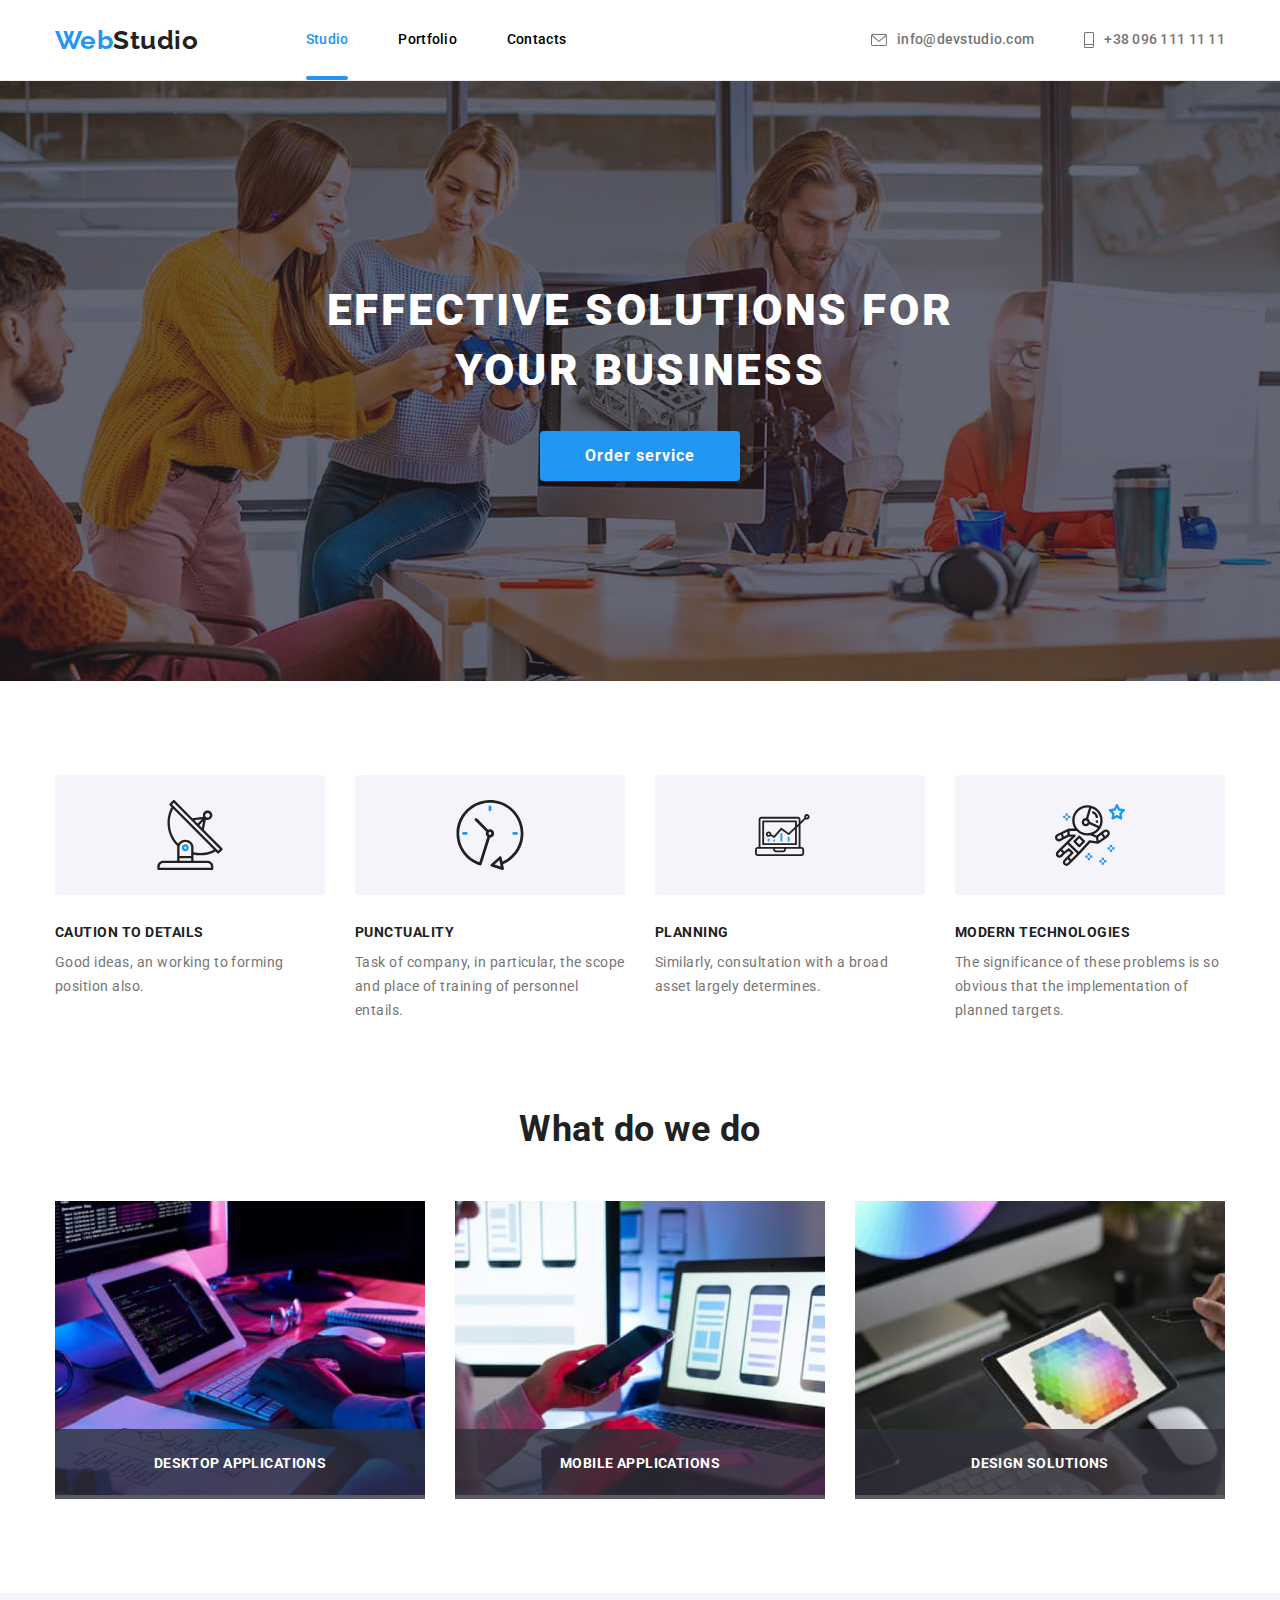
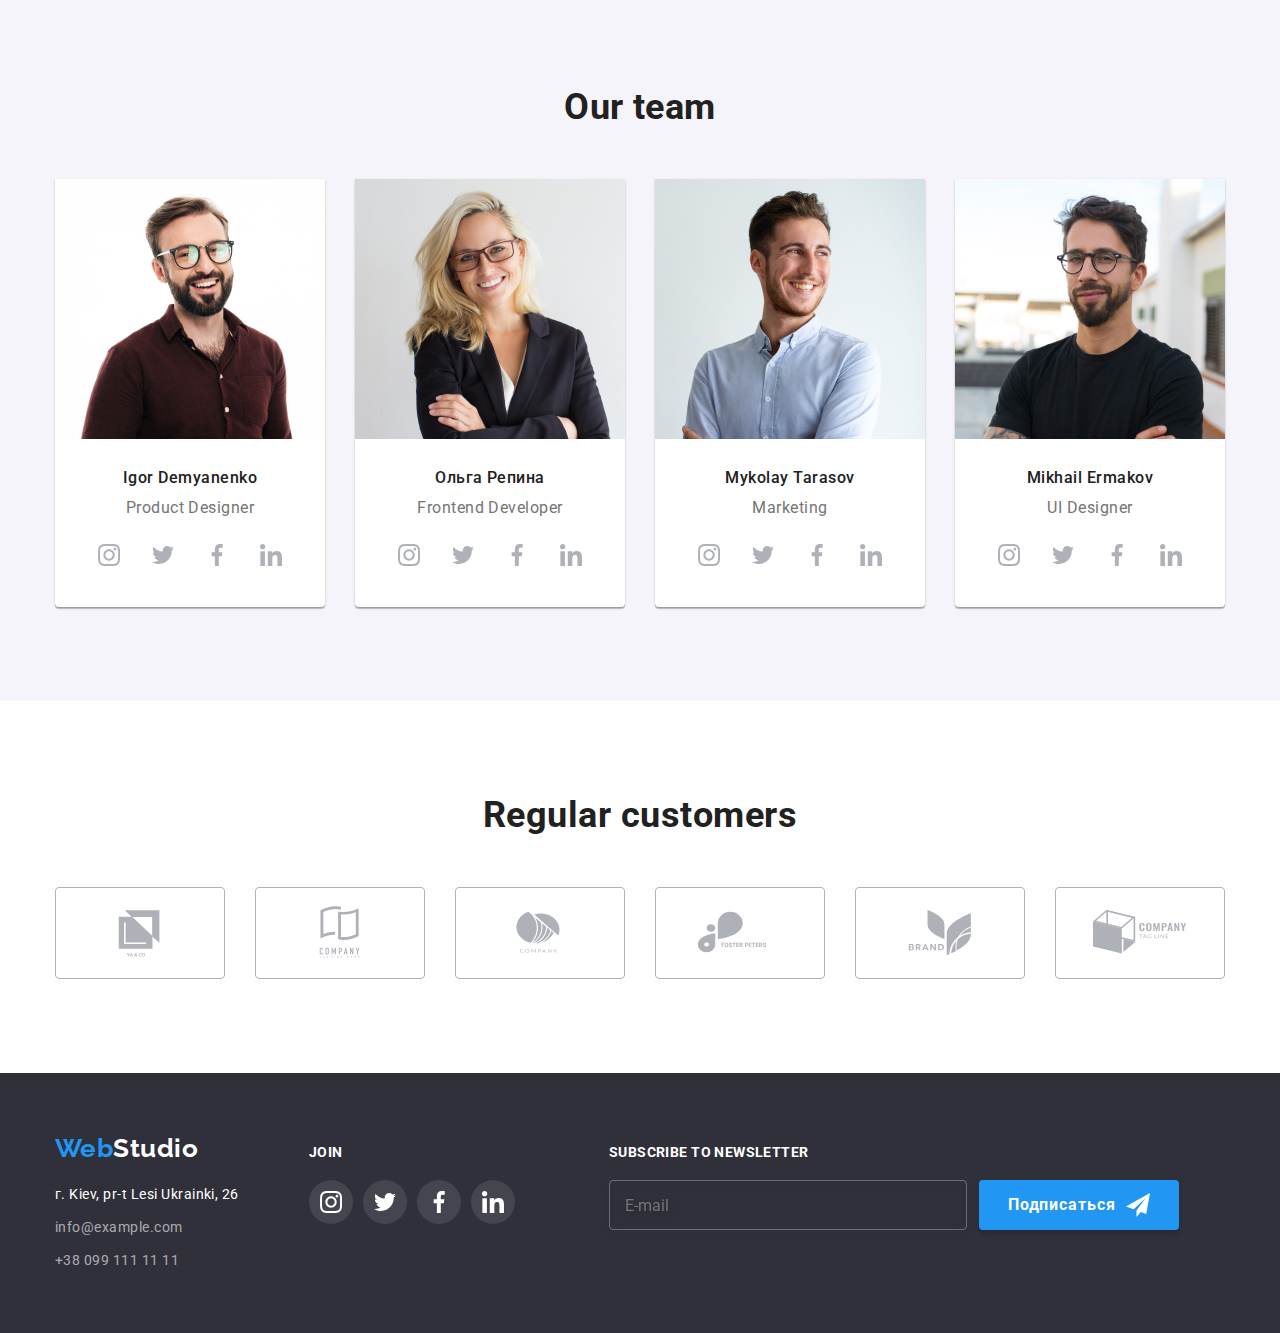
<file: index.html>
<!DOCTYPE html>
<html lang="ru">
<head>
    <meta charset="UTF-8">
    <meta http-equiv="X-UA-Compatible" content="IE=edge">
    <meta name="viewport" content="width=device-width, initial-scale=1.0">
    <link rel="preconnect" href="https://fonts.googleapis.com">
    <link rel="preconnect" href="https://fonts.gstatic.com" crossorigin>
    <link href="https://fonts.googleapis.com/css2?family=Raleway:wght@700&family=Roboto:wght@400;500;700;900&display=swap" rel="stylesheet">
    <link rel="stylesheet" href="https://cdnjs.cloudflare.com/ajax/libs/modern-normalize/1.1.0/modern-normalize.min.css">
    <link rel="stylesheet" href="./css/main.min.css">
    <title>Homework 8</title>
</head>
<body>
    
    <header  class="navigation">
        <div class="navigation__container container">
            <nav class="navigation__wrap">
                <a class="navigation__web" href="./index.html">Web<span class="navigation__studio">Studio</span></a>
                <button type="button" class="navigation__menu-btn is-open" data-menu-button>
                    <svg width="24" height="16" aria-label="Mobile menu switch">
                        <use class="navigation__btn-close" href="./images/icons.svg#icon-close"></use>
                        <use class="navigation__btn-menu" href="./images/icons.svg#icon-menu-open"></use>
                    </svg>
                </button>
            </nav>
            <div class="navigation__menu" data-menu>
                <ul class="navigation__list">
                    <li class="navigation__links">
                        <a class="navigation__link current" href="">Studio</a>
                    </li>
                    <li class="navigation__links">
                        <a class="navigation__link" href="./portfolio.html">Portfolio</a>
                    </li>
                    <li class="navigation__links">
                        <a class="navigation__link" href="https://goo.gl/maps/EKqUcqqfUvBnX7aQ7">Contacts</a>
                    </li>
                </ul>
                <ul class="contacts">
                    <li class="contacts__tel">
                        <a href="tel:+380961111111" class="contacts__tel-list">
                            +38 096 111 11 11
                        </a>
                    </li>
                    <li class="contacts__list">
                        <a class="contacts__links" href="mailto:info@devstudio.com">
                            <svg class="contacts__icon" width="16px" height="12px">
                                <use href="./images/icons.svg#icon-mail"></use>
                            </svg>
                            info@devstudio.com
                        </a>
                    </li>
                    <li class="contacts__list hidden">
                        <a class="contacts__links" href="tel:+380961111111">
                            <svg class="contacts__icon" width="10px" height="16px">
                                <use href="./images/icons.svg#icon-phone"></use>
                            </svg>
                            +38 096 111 11 11
                        </a>
                    </li>
                </ul>
                <ul class="menu__links">
                    <li class="menu__links-list">
                        <a href="" class="menu__link">Instagram</a>
                    </li>
                    <li class="menu__links-list">
                        <a href="" class="menu__link">Twitter</a>
                    </li>
                    <li class="menu__links-list">
                        <a href="" class="menu__link">Facebook</a>
                    </li>
                    <li class="menu__links-list">
                        <a href="" class="menu__link">LinkedIn</a>
                    </li>
                </ul>
            </div>
        </div>
    </header>
    
    <main>
        <section class="hero">
            <div class="hero__container container">
                <h1 class="hero__title">Effective solutions for your business</h1>
                <button class="hero__button" data-modal-open type="button">Order service</button>
            </div>
            
        </section>
        <section class="benefits">
            <div class="container">
                <h2 class="benefits__hidden-text">особенности</h2>
            <ul class="benefits__head">
                <li class="benefits__list">
                    <svg class="benefits__icon-plate" width="70px" height= "70px">
                        <use href="./images/icons.svg#icon-plate"></use>
                    </svg>
                    <h3 class="benefits__title">Caution to details</h3>
                    <p class="benefits__text">Good ideas, an working to forming position also.</p>
                </li>
                <li class="benefits__list">
                    <svg class="benefits__icon-time" width="70px" height= "70px">
                        <use href="./images/icons.svg#icon-time"></use>
                    </svg>
                    <h3 class="benefits__title">Punctuality</h3>
                    <p class="benefits__text">Task of company, in particular, the scope and place of training of personnel entails.</p>
                </li>
                <li class="benefits__list">
                    <svg class="benefits__icon-diagram" width="70px" height= "70px">
                        <use href="./images/icons.svg#icon-diagram"></use>
                    </svg>
                    <h3 class="benefits__title">Planning</h3>
                    <p class="benefits__text">Similarly, consultation with a broad asset largely determines.</p>
                </li>
                <li class="benefits__list">
                    <svg class="benefits__icon-astronaut" width="70px" height= "70px">
                        <use href="./images/icons.svg#icon-astronaut"></use>
                    </svg>
                    <h3 class="benefits__title">Modern technologies</h3>
                    <p class="benefits__text">The significance of these problems is so obvious that the implementation of planned targets.</p>
                </li>
            </ul>
            </div>
        </section>
        <section class="work">
            <div class="work__container container ">
                <h2 class="work__title">What do we do</h2>
            <ul class="work__list">
                <li class="work__item">
                    <div class="thumb">
                        <img class="picture-work1" src="images/img1.jpg" alt="descktop app">
                        <p class="label">Desktop applications</p>
                    </div>
                </li>
                <li class="work__item">
                    <div class="thumb">
                        <img class="picture-work2" src="images/img2.jpg" alt="mobile app">
                        <p class="label">Mobile applications</p>
                    </div>
                </li>
                <li class="work__item">
                    <div class="thumb">
                        <img class="picture-work3" src="images/img3.jpg" alt="web design">
                        <p class="label">Design solutions</p>
                    </div>
                </li>
            </ul>
            </div>
        </section>        
        <section class="team">
            <div class="team__container container ">
                <h2 class="team__title">Our team</h2>
            <ul class="team__list">
                <li class="team__item">
                    <picture>
                        <source media="(min-width: 1200px)" srcset="./images/photo1.jpg 1x, ./images/photo1@2x.jpg 2x">
                        <source media="(min-width: 768px)"
                            srcset="./images/tablet/photo-tablet1.jpg 1x, ./images/tablet/photo-tablet1@2x.jpg 2x">
                        <source media="(max-width: 767px)"
                            srcset="./images/mobile/photo-mobile1.jpg 1x, ./images/mobile/photo-mobile1@2x.jpg 2x">
                        <img class="adaptive-picture" src="./images/photo1.jpg" width="270" height="260" alt="Игорь Демьяненко">
                    </picture>
                    <div class="team__card">
                        <h3 class="team__item-title">Igor Demyanenko</h3>
                        <p class="team__item-text">Product Designer</p>
                        <div class="social">
                            <ul class="social__list">
                                <li class="social__item">
                                    <a href="" class="button-social">
                                        <svg class="social__icon" width="44px" height="44px">
                                            <use href="./images/icons.svg#icon-instagram"></use>
                                        </svg>
                                    </a>
                                </li>
                                <li class="social__item">
                                    <a href="" class="button-social">
                                        <svg class="social__icon" width="44px" height="44px">
                                            <use href="./images/icons.svg#icon-twitter"></use>
                                        </svg>
                                    </a>
                                </li>
                                <li class="social__item">
                                    <a href="" class="button-social">
                                        <svg class="social__icon" width="44px" height="44px">
                                            <use href="./images/icons.svg#icon-facebook"></use>
                                        </svg>
                                    </a>
                                </li>
                                <li class="social__item">
                                    <a href="" class="button-social">
                                        <svg class="social__icon" width="44px" height="44px">
                                            <use href="./images/icons.svg#icon-linkedin"></use>
                                        </svg>
                                    </a>
                                </li>
                            </ul>
                        </div>
                    </div>
                    
                </li>
                <li class="team__item">
                    <picture>
                        <source media="(min-width: 1200px)" srcset="./images/photo2.jpg 1x, ./images/photo2@2x.jpg 2x">
                        <source media="(min-width: 768px)"
                            srcset="./images/tablet/photo-tablet2.jpg 1x, ./images/tablet/photo-tablet2@2x.jpg 2x">
                        <source media="(max-width: 767px)"
                            srcset="./images/mobile/photo-mobile2.jpg 1x, ./images/mobile/photo-mobile2@2x.jpg 2x">
                        <img class="adaptive-picture" src="./images/photo2.jpg" width="270" height="260" alt="Игорь Демьяненко">
                    </picture>
                    <div class="team__card">
                        <h3 class="team__item-title">Ольга Репина</h3>
                        <p class="team__item-text">Frontend Developer</p>
                        <div class="social">
                            <ul class="social__list">
                                <li class="social__item">
                                    <a href="" class="button-social">
                                        <svg class="social__icon" width="44px" height="44px">
                                            <use href="./images/icons.svg#icon-instagram"></use>
                                        </svg>
                                    </a>
                                </li>
                                <li class="social__item">
                                    <a href="" class="button-social">
                                        <svg class="social__icon" width="44px" height="44px">
                                            <use href="./images/icons.svg#icon-twitter"></use>
                                        </svg>
                                    </a>
                                </li>
                                <li class="social__item">
                                    <a href="" class="button-social">
                                        <svg class="social__icon" width="44px" height="44px">
                                            <use href="./images/icons.svg#icon-facebook"></use>
                                        </svg>
                                    </a>
                                </li>
                                <li class="social__item">
                                    <a href="" class="button-social">
                                        <svg class="social__icon" width="44px" height="44px">
                                            <use href="./images/icons.svg#icon-linkedin"></use>
                                        </svg>
                                    </a>
                                </li>
                            </ul>
                        </div>
                    </div>
                </li>
                <li class="team__item">
                    <picture>
                        <source media="(min-width: 1200px)" srcset="./images/photo3.jpg 1x, ./images/photo3@2x.jpg 2x">
                        <source media="(min-width: 768px)"
                            srcset="./images/tablet/photo-tablet3.jpg 1x, ./images/tablet/photo-tablet3@2x.jpg 2x">
                        <source media="(max-width: 767px)"
                            srcset="./images/mobile/photo-mobile3.jpg 1x, ./images/mobile/photo-mobile3@2x.jpg 2x">
                        <img class="adaptive-picture" src="./images/photo3.jpg" width="270" height="260" alt="Игорь Демьяненко">
                    </picture>
                    <div class="team__card">
                        <h3 class="team__item-title">Mykolay Tarasov</h3>
                        <p class="team__item-text">Marketing</p>
                        <div class="social">
                            <ul class="social__list">
                                <li class="social__item">
                                    <a href="" class="button-social">
                                        <svg class="social__icon" width="44px" height="44px">
                                            <use href="./images/icons.svg#icon-instagram"></use>
                                        </svg>
                                    </a>
                                </li>
                                <li class="social__item">
                                    <a href="" class="button-social">
                                        <svg class="social__icon" width="44px" height="44px">
                                            <use href="./images/icons.svg#icon-twitter"></use>
                                        </svg>
                                    </a>
                                </li>
                                <li class="social__item">
                                    <a href="" class="button-social">
                                        <svg class="social__icon" width="44px" height="44px">
                                            <use href="./images/icons.svg#icon-facebook"></use>
                                        </svg>
                                    </a>
                                </li>
                                <li class="social__item">
                                    <a href="" class="button-social">
                                        <svg class="social__icon" width="44px" height="44px">
                                            <use href="./images/icons.svg#icon-linkedin"></use>
                                        </svg>
                                    </a>
                                </li>
                            </ul>
                        </div>
                    </div>
                </li>
                <li class="team__item">
                    <picture>
                            <source media="(min-width: 1200px)" srcset="./images/photo4.jpg 1x, ./images/photo4@2x.jpg 2x">
                            <source media="(min-width: 768px)"
                                srcset="./images/tablet/photo-tablet4.jpg 1x, ./images/tablet/photo-tablet4@2x.jpg 2x">
                            <source media="(max-width: 767px)"
                                srcset="./images/mobile/photo-mobile4.jpg 1x, ./images/mobile/photo-mobile4@2x.jpg 2x">
                            <img class="adaptive-picture" src="./images/photo4.jpg" width="270" height="260" alt="Игорь Демьяненко">
                        </picture>
                    <div class="team__card">
                        <h3 class="team__item-title">Mikhail Ermakov</h3>
                        <p class="team__item-text">UI Designer</p>
                        <div class="social">
                            <ul class="social__list">
                                <li class="social__item">
                                    <a href="" class="button-social">
                                        <svg class="social__icon" width="44px" height="44px">
                                            <use href="./images/icons.svg#icon-instagram"></use>
                                        </svg>
                                    </a>
                                </li>
                                <li class="social__item">
                                    <a href="" class="button-social">
                                        <svg class="social__icon" width="44px" height="44px">
                                            <use href="./images/icons.svg#icon-twitter"></use>
                                        </svg>
                                    </a>
                                </li>
                                <li class="social__item">
                                    <a href="" class="button-social">
                                        <svg class="social__icon" width="44px" height="44px">
                                            <use href="./images/icons.svg#icon-facebook"></use>
                                        </svg>
                                    </a>
                                </li>
                                <li class="social__item">
                                    <a href="" class="button-social">
                                        <svg class="social__icon" width="44px" height="44px">
                                            <use href="./images/icons.svg#icon-linkedin"></use>
                                        </svg>
                                    </a>
                                </li>
                            </ul>
                        </div>
                    </div>
                </li>
            </ul>
            </div>
        </section>
        <section class="clients">
            <div class="clients__wrap container">
                <h2 class="clients__text">Regular customers</h2>
                <ul class="clients__list">
                    <li class="clients__title">
                        <a href="" class="clients__link">
                            <svg class="clients__icon" width="106px" height="60">
                                <use href="./images/icons.svg#icon-client-1"></use>
                            </svg>
                        </a>    
                    </li>
                    <li class="clients__title">
                        <a href="" class="clients__link">
                            <svg class="clients__icon" width="106" height="60">
                                <use href="./images/icons.svg#icon-client-2"></use>
                            </svg>
                        </a>
                    </li>
                    <li class="clients__title">
                        <a href="" class="clients__link">
                            <svg class="clients__icon" width="106" height="60">
                                <use href="./images/icons.svg#icon-client-3"></use>
                            </svg>
                        </a>                     
                    </li>
                    <li class="clients__title">
                        <a href="" class="clients__link">
                            <svg class="clients__icon" width="106" height="60">
                                <use href="./images/icons.svg#icon-client-4"></use>
                            </svg>
                        </a>                    
                    </li>
                    <li class="clients__title">
                        <a href="" class="clients__link">
                            <svg class="clients__icon" width="106" height="60">
                                <use href="./images/icons.svg#icon-client-5"></use>
                            </svg>
                        </a>     
                    </li>
                    <li class="clients__title">
                        <a href="" class="clients__link">
                            <svg class="clients__icon" width="106" height="60">
                                <use href="./images/icons.svg#icon-client-6"></use>
                            </svg>
                        </a>   
                    </li>
                </ul>
            </div>

        </section>
    </main>
    <footer class="footer">
        <div class="footer__all container">
            <div class="footer__container">
                <a class="footer__web" href="">Web<span class="footer__studio">Studio</span></a>
                <address>
                    <ul class="footer__list">
                        <li class="footer__links">
                            <a class="footer__link-white" href="">г. Kiev, pr-t Lesi Ukrainki, 26</a>
                        </li>
                        <li class="footer__links">
                            <a class="footer__link" href="">info@example.com</a>
                        </li>
                        <li class="footer__links">
                            <a class="footer__link" href="">+38 099 111 11 11</a>
                        </li>
                    </ul>
                </address>  
            </div>
            <div class="footer__icons">
                <h2 class="footer__icon-title">join</h2>
                <div class="social">
                    <ul class="social__list">
                        <li class="social__item">
                            <a href="" class="button-social">
                                <svg class="social__icon" width="44px" height="44px">
                                    <use href="./images/icons.svg#icon-instagram"></use>
                                </svg>
                            </a>
                        </li>
                        <li class="social__item">
                            <a href="" class="button-social">
                                <svg class="social__icon" width="44px" height="44px">
                                    <use href="./images/icons.svg#icon-twitter"></use>
                                </svg>
                            </a>
                        </li>
                        <li class="social__item">
                            <a href="" class="button-social">
                                <svg class="social__icon" width="44px" height="44px">
                                    <use href="./images/icons.svg#icon-facebook"></use>
                                </svg>
                            </a>
                        </li>
                        <li class="social__item">
                            <a href="" class="button-social">
                                <svg class="social__icon" width="44px" height="44px">
                                    <use href="./images/icons.svg#icon-linkedin"></use>
                                </svg>
                            </a>
                        </li>
                    </ul>
                </div>
            </div>
            <div class="footer__form-wrap">
                <form class="footer__form">
                    <label class="footer__form-label">
                        <span class="footer__label-text">subscribe to newsletter</span>
                        <input type="email" class="footer__form-input" name="mail" placeholder="E-mail" required>
                    </label>
                    <button type="submit" class="footer__form-btn">Подписаться
                        <svg class="footer__icon-send" width="24" height="24">
                            <use href="./images/icons.svg#icon-send"></use>
                        </svg>
                    </button>
                </form>
            </div>
        </div>
    </footer>
    <div class="backdrop is-hidden" data-modal>
        <div class="modal">
            <button class="modal__close-btn" data-modal-close type="button">
                <svg class="modal__close-icon" width="18" height="18">
                    <use href="./images/icons.svg#icon-close"></use>
                </svg>
            </button>
            <form class="form">
                <p class="form__title">Leave your contacts, we will call you back</p>
                <label class="form__label">Name
                    <input type="text" name="name" class="form__input" required />
                    <svg class="form__input-label" width="18" height="18">
                        <use href="./images/icons.svg#icon-user-input"></use>
                    </svg>
                </label>
                <label class="form__label">Telephon
                    <input type="tel" name="phone_number" class="form__input" required />
                    <svg class="form__input-label" width="18" height="18">
                        <use href="./images/icons.svg#icon-phone"></use>
                    </svg>
                </label>
                <label class="form__label">Mail
                    <input type="email" name="mail" class="form__input" required />
                    <svg class="form__input-label" width="18" height="18">
                        <use href="./images/icons.svg#icon-mail"></use>
                    </svg>
                </label>
                <label class="form__label-area">Comment
                    <textarea name="feedback" rows="5" placeholder="Input a text" class="form__textarea"></textarea>
                </label>
                <label class="form__label-terms">
                    <input type="checkbox" name="terms" value="terms of an agreement" class="form__input-terms" />
                    <span class="form__checkbox-icon">
                        <svg class="form__check-icon" width="16" height="16">
                            <use href="./images/icons.svg#icon-checkbox"></use>
                        </svg>
                    </span>
                    <p class="form__terms-text">I agree with the newsletter and accept</p> <a href=""
                        class="form__terms-link">Agreement conditions</a>
                </label>
                <button type="submit" class="form__modal-btn">Send</button>
            </form>
        </div>
    </div>
    <script src="./js/modal.js"></script>
    <script src="./js/menu.js"></script>
</body>
</html>
</file>
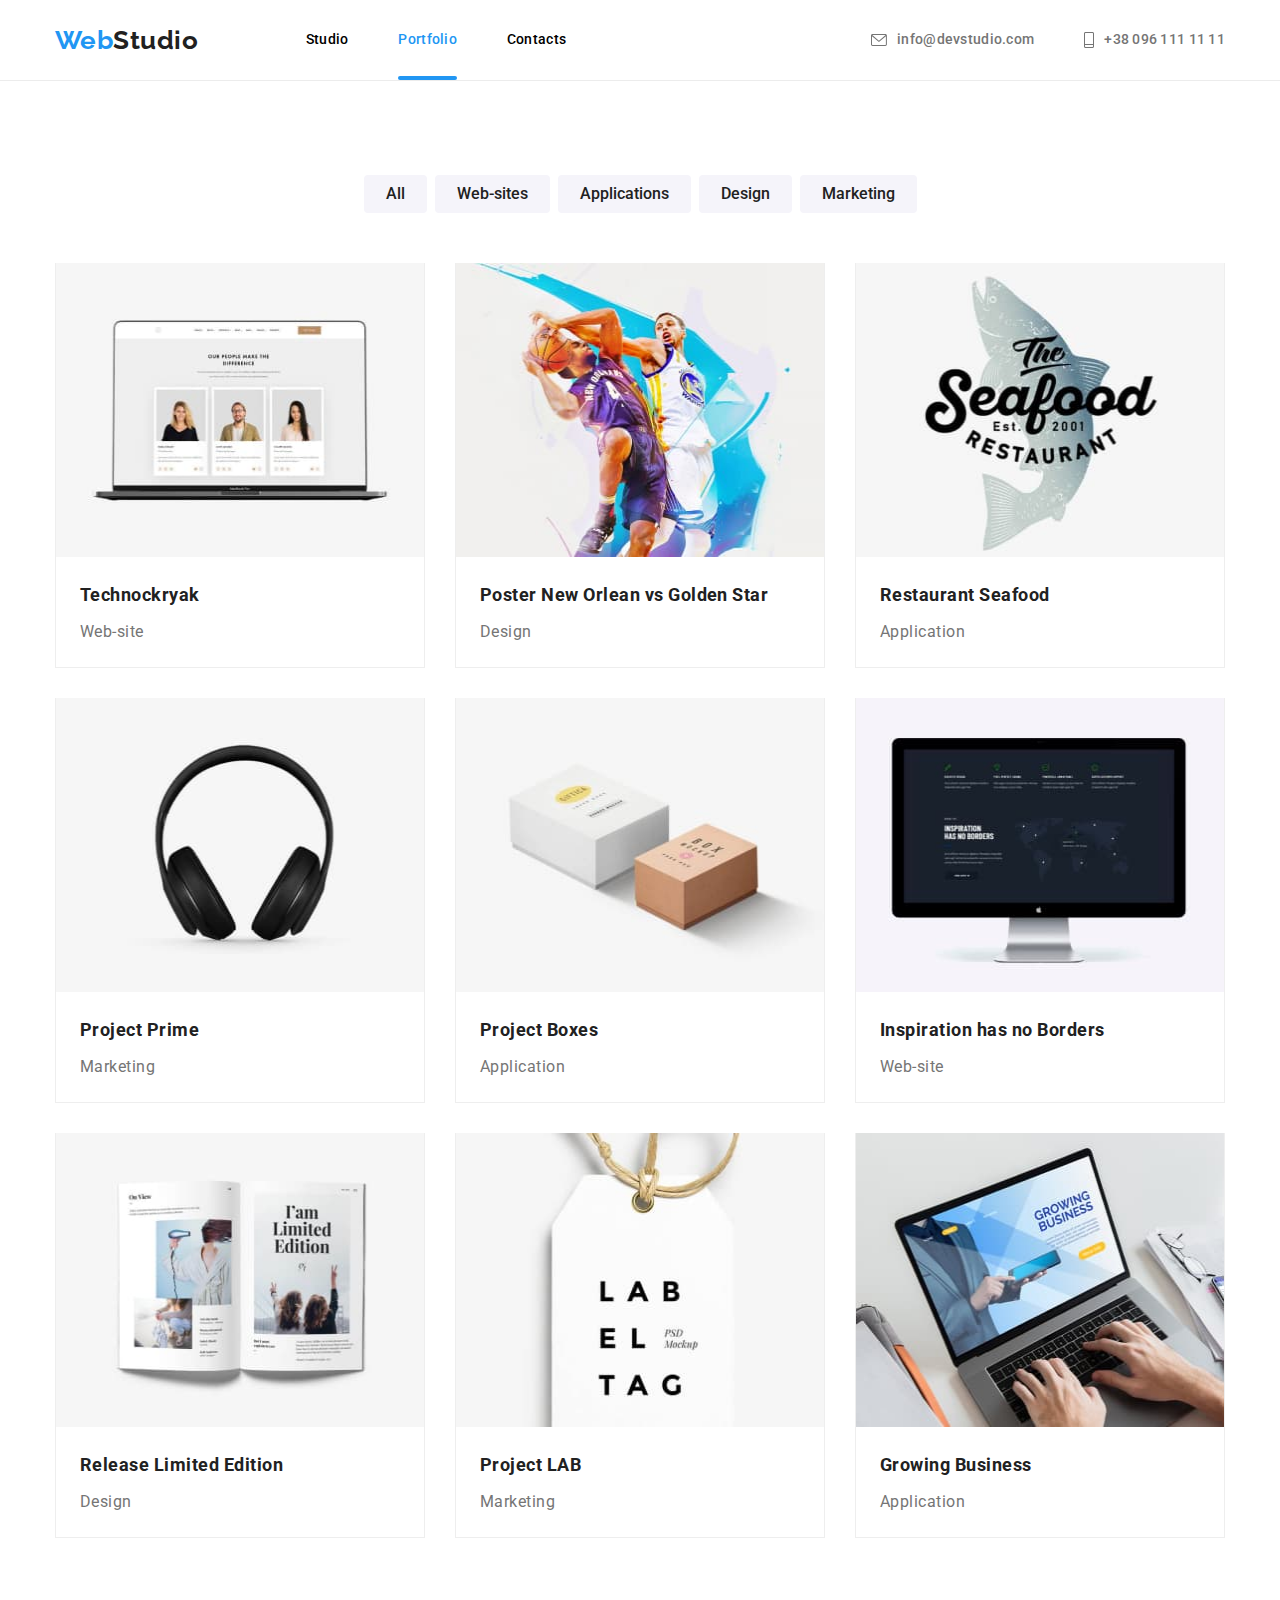
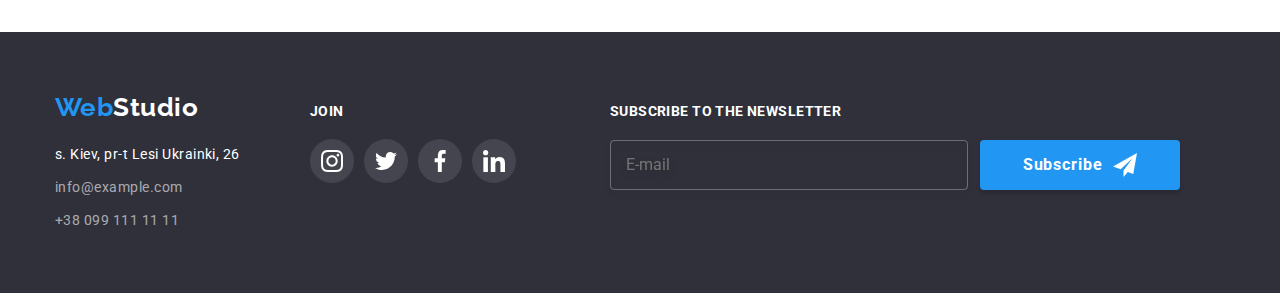
<file: portfolio.html>
<!DOCTYPE html>
<html lang="ru">
<head>
    <meta charset="UTF-8">
    <meta http-equiv="X-UA-Compatible" content="IE=edge">
    <meta name="viewport" content="width=device-width, initial-scale=1.0">
    <link rel="preconnect" href="https://fonts.googleapis.com">
    <link rel="preconnect" href="https://fonts.gstatic.com" crossorigin>
    <link href="https://fonts.googleapis.com/css2?family=Raleway:wght@700&family=Roboto:wght@400;500;700;900&display=swap" rel="stylesheet">
    <link rel="stylesheet" href="https://cdnjs.cloudflare.com/ajax/libs/modern-normalize/1.1.0/modern-normalize.min.css">
    <link rel="stylesheet" href="./css/main.min.css">
    <title>Homework 8</title>
</head>
<body>
    
    <header  class="navigation">
        <div class="navigation__container container">
            <nav class="navigation__wrap">
                <a class="navigation__web" href="./index.html">Web<span class="navigation__studio">Studio</span></a>
                <button type="button" class="navigation__menu-btn is-open" data-menu-button>
                    <svg width="24" height="16" aria-label="Переключатель мобильного меню">
                        <use class="navigation__btn-close" href="./images/mobile-menu.svg#icon-close_24px"></use>
                        <use class="navigation__btn-menu" href="./images/mobile-menu.svg#icon-menu_24px"></use>
                    </svg>
                </button>
            </nav>
            <div class="navigation__menu" data-menu>
                <ul class="navigation__list">
                    <li class="navigation__links">
                        <a class="navigation__link" href="./index.html">Studio</a>
                    </li>
                    <li class="navigation__links">
                        <a class="navigation__link current" href="./portfolio.html">Portfolio</a>
                    </li>
                    <li class="navigation__links">
                        <a class="navigation__link" href="https://goo.gl/maps/EKqUcqqfUvBnX7aQ7">Contacts</a>
                    </li>
                </ul>
                <ul class="contacts">
                    <li class="contacts__tel">
                        <a href="tel:+380961111111" class="contacts__tel-list">
                            +38 096 111 11 11
                        </a>
                    </li>
                    <li class="contacts__list">
                        <a class="contacts__links" href="mailto:info@devstudio.com">
                            <svg class="contacts__icon" width="16px" height="12px">
                                <use href="./images/icons.svg#icon-mail"></use>
                            </svg>
                            info@devstudio.com
                        </a>
                    </li>
                    <li class="contacts__list hidden">
                        <a class="contacts__links" href="tel:+380961111111">
                            <svg class="contacts__icon" width="10px" height="16px">
                                <use href="./images/icons.svg#icon-phone"></use>
                            </svg>
                            +38 096 111 11 11
                        </a>
                    </li>
                </ul>
                <ul class="menu__links">
                    <li class="menu__links-list">
                        <a href="" class="menu__link">Instagram</a>
                    </li>
                    <li class="menu__links-list">
                        <a href="" class="menu__link">Twitter</a>
                    </li>
                    <li class="menu__links-list">
                        <a href="" class="menu__link">Facebook</a>
                    </li>
                    <li class="menu__links-list">
                        <a href="" class="menu__link">LinkedIn</a>
                    </li>
                </ul>
            </div>
        </div>
    </header>
    
    <main>
        <section class="portfolio">
            <div class="container">
                <div class="filters">
                    <ul class="filters__list">
                        <li class="filters__buttons">
                            <button type="button" class="filters__btn">All</button>
                        </li>
                        <li class="filters__buttons">
                            <button type="button" class="filters__btn">Web-sites</button>
                        </li>
                        <li class="filters__buttons">
                            <button type="button" class="filters__btn">Applications</button>
                        </li>
                        <li class="filters__buttons">
                            <button type="button" class="filters__btn">Design</button>
                        </li>
                        <li class="filters__buttons">
                            <button type="button" class="filters__btn">Marketing</button>
                        </li>
                    </ul>
                </div>
                <div class="project">  
                    <ul class="project__list">
                        <li class="project__items">
                            <div class="project__animation">
                                <picture class="technockrack">
                                    <source media="(min-width: 1200px)" srcset="./images/technockrack.jpg 1x, ./images/technockrack@2x.jpg 2x">
                                    <source media="(min-width: 768px)"
                                        srcset="./images/tablet/technockrack.jpg 1x, ./images/tablet/technockrack@2x.jpg 2x">
                                    <source media="(max-width: 767px)"
                                        srcset="./images/mobile/technockrack.jpg 1x, ./images/mobile/technockrack@2x.jpg 2x">
                                    <img class="adaptive-picture-project" src="./images/technockrack.jpg" width="270" height="260" alt="technockrack">
                                </picture>
                                <p class="project__overlay">The resource offers complex offers with different levels of functionality and services. All this will allow the visitor to obtain comprehensive information about the company or individual.</p>
                            </div>
                            <div class="project__item">
                                <h3 class="project__title">Technockryak</h3>
                                <p class="project__text">Web-site</p>
                            </div>
                        </li>
                        <li class="project__items">
                            <div class="project__animation">
                                <picture class="goldenstar">
                                    <source media="(min-width: 1200px)" srcset="./images/goldenstar.jpg 1x, ./images/goldenstar@2x.jpg 2x">
                                    <source media="(min-width: 768px)" srcset="./images/tablet/goldenstar.jpg 1x, ./images/tablet/goldenstar@2x.jpg 2x">
                                    <source media="(max-width: 767px)" srcset="./images/mobile/goldenstar.jpg 1x, ./images/mobile/goldenstar@2x.jpg 2x">
                                    <img class="adaptive-picture-project" src="./images/goldenstar.jpg" width="270" height="260" alt="goldenstar">
                                </picture>
                                <p class="project__overlay">The resource offers comprehensive offers with different levels of functionality and services. All this will allow the visitor to obtain comprehensive information about the company or individual.</p>
                            </div>
                            <div class="project__item">
                                <h3 class="project__title">Poster New Orlean vs Golden Star</h3>
                                <p class="project__text">Design</p>
                            </div>
                        </li>
                        <li class="project__items">
                            <div class="project__animation">
                                <picture class="seafood">
                                    <source media="(min-width: 1200px)" srcset="./images/seafood.jpg 1x, ./images/seafood@2x.jpg 2x">
                                    <source media="(min-width: 768px)" srcset="./images/tablet/seafood.jpg 1x, ./images/tablet/seafood@2x.jpg 2x">
                                    <source media="(max-width: 767px)" srcset="./images/mobile/seafood.jpg 1x, ./images/mobile/seafood@2x.jpg 2x">
                                    <img class="adaptive-picture-project" src="./images/seafood.jpg" width="270" height="260" alt="seafood">
                                </picture>
                                <p class="project__overlay">The resource offers comprehensive offers with different levels of functionality and services. All this will allow the visitor to obtain comprehensive information about the company or individual.</p>
                            </div>
                            <div class="project__item">
                                <h3 class="project__title">Restaurant Seafood</h3>
                                <p class="project__text">Application</p>
                            </div>
                        </li>
                        <li class="project__items">
                            <div class="project__animation">
                                <picture class="prime">
                                    <source media="(min-width: 1200px)" srcset="./images/prime.jpg 1x, ./images/prime@2x.jpg 2x">
                                    <source media="(min-width: 768px)" srcset="./images/tablet/prime.jpg 1x, ./images/tablet/prime@2x.jpg 2x">
                                    <source media="(max-width: 767px)" srcset="./images/mobile/prime.jpg 1x, ./images/mobile/prime@2x.jpg 2x">
                                    <img class="adaptive-picture-project" src="./images/prime.jpg" width="270" height="260" alt="prime">
                                </picture>
                                <p class="project__overlay">The resource offers comprehensive offers with different levels of functionality and services. All this will allow the visitor to obtain comprehensive information about the company or individual.</p>
                            </div>
                            <div class="project__item">
                                <h3 class="project__title">Project Prime</h3>
                                <p class="project__text">Marketing</p>
                            </div>
                        </li>
                        <li class="project__items">
                            <div class="project__animation">
                                <picture class="boxes">
                                    <source media="(min-width: 1200px)" srcset="./images/boxes.jpg 1x, ./images/boxes@2x.jpg 2x">
                                    <source media="(min-width: 768px)" srcset="./images/tablet/boxes.jpg 1x, ./images/tablet/boxes@2x.jpg 2x">
                                    <source media="(max-width: 767px)" srcset="./images/mobile/boxes.jpg 1x, ./images/mobile/boxes@2x.jpg 2x">
                                    <img class="adaptive-picture-project" src="./images/boxes.jpg" width="270" height="260" alt="boxes">
                                </picture>
                                <p class="project__overlay">The resource offers comprehensive offers with different levels of functionality and services. All this will allow the visitor to obtain comprehensive information about the company or individual.</p>
                            </div>
                            <div class="project__item">
                                <h3 class="project__title">Project Boxes</h3>
                                <p class="project__text">Application</p>
                            </div>
                        </li>
                        <li class="project__items">
                            <div class="project__animation">
                                <picture class="inspiratiion">
                                    <source media="(min-width: 1200px)" srcset="./images/inspiratiion.jpg 1x, ./images/inspiratiion@2x.jpg 2x">
                                    <source media="(min-width: 768px)"
                                        srcset="./images/tablet/inspiratiion.jpg 1x, ./images/tablet/inspiratiion@2x.jpg 2x">
                                    <source media="(max-width: 767px)"
                                        srcset="./images/mobile/inspiratiion.jpg 1x, ./images/mobile/inspiratiion@2x.jpg 2x">
                                    <img class="adaptive-picture-project" src="./images/inspiratiion.jpg" width="270" height="260" alt="inspiratiion">
                                </picture>
                                <p class="project__overlay">The resource offers comprehensive offers with different levels of functionality and services. All this will allow the visitor to obtain comprehensive information about the company or individual.</p>
                            </div>
                            <div class="project__item">
                                <h3 class="project__title">Inspiration has no Borders</h3>
                                <p class="project__text">Web-site</p>
                            </div>
                        </li>
                        <li class="project__items">
                            <div class="project__animation">
                                <picture class="limitededition">
                                    <source media="(min-width: 1200px)" srcset="./images/limitededition.jpg 1x, ./images/limitededition@2x.jpg 2x">
                                    <source media="(min-width: 768px)"
                                        srcset="./images/tablet/limitededition.jpg 1x, ./images/tablet/limitededition@2x.jpg 2x">
                                    <source media="(max-width: 767px)"
                                        srcset="./images/mobile/limitededition.jpg 1x, ./images/mobile/limitededition@2x.jpg 2x">
                                    <img class="adaptive-picture-project" src="./images/limitededition.jpg" width="270" height="260" alt="limitededition">
                                </picture>
                                <p class="project__overlay">The resource offers comprehensive offers with different levels of functionality and services. All this will allow the visitor to obtain comprehensive information about the company or individual.</p>
                            </div>
                            <div class="project__item">
                                <h3 class="project__title">Release Limited Edition</h3>
                                <p class="project__text">Design</p>
                            </div>
                        </li>
                        <li class="project__items">
                            <div class="project__animation">
                                <picture class="lab">
                                    <source media="(min-width: 1200px)" srcset="./images/lab.jpg 1x, ./images/lab@2x.jpg 2x">
                                    <source media="(min-width: 768px)" srcset="./images/tablet/lab.jpg 1x, ./images/tablet/lab@2x.jpg 2x">
                                    <source media="(max-width: 767px)" srcset="./images/mobile/lab.jpg 1x, ./images/mobile/lab@2x.jpg 2x">
                                    <img class="adaptive-picture-project" src="./images/lab.jpg" width="270" height="260" alt="lab">
                                </picture>
                                <p class="project__overlay">The resource offers comprehensive offers with different levels of functionality and services. All this will allow the visitor to obtain comprehensive information about the company or individual.</p>
                            </div>
                            <div class="project__item">
                                <h3 class="project__title">Project LAB</h3>
                                <p class="project__text">Marketing</p>
                            </div>
                        </li>
                        <li class="project__items">
                            <div class="project__animation">
                                <picture class="growingbussiness">
                                            <source media="(min-width: 1200px)" srcset="./images/growingbussiness.jpg 1x, ./images/growingbussiness@2x.jpg 2x">
                                            <source media="(min-width: 768px)" srcset="./images/tablet/growingbussiness.jpg 1x, ./images/tablet/growingbussiness@2x.jpg 2x">
                                            <source media="(max-width: 767px)" srcset="./images/mobile/growingbussiness.jpg 1x, ./images/mobile/growingbussiness@2x.jpg 2x">
                                            <img class="adaptive-picture-project" src="./images/growingbussiness.jpg" width="270" height="260" alt="growingbussiness">
                                        </picture>
                                <p class="project__overlay">The resource offers comprehensive offers with different levels of functionality and services. All this will allow the visitor to obtain comprehensive information about the company or individual.</p>
                            </div>
                            <div class="project__item">
                                <h3 class="project__title">Growing Business</h3>
                                <p class="project__text">Application</p>
                            </div>
                        </li>
                    </ul>
                </div>
            </div>
        </section>

    </main>
    <footer class="footer">
        <div class="footer__all container">
            <div class="footer__container">
                <a class="footer__web" href="">Web<span class="footer__studio">Studio</span></a>
                <address class="footer__address">
                    <ul class="footer__list">
                        <li class="footer__links">
                            <a class="footer__link-white" href="">s. Kiev, pr-t Lesi Ukrainki, 26</a>
                        </li>
                        <li class="footer__links">
                            <a class="footer__link" href="">info@example.com</a>
                        </li>
                        <li class="footer__links">
                            <a class="footer__link" href="">+38 099 111 11 11</a>
                        </li>
                    </ul>
                </address>  
            </div>
            <div class="footer__icons">
                <h2 class="footer__icon-title">join</h2>
                <div class="social">
                    <ul class="social__list">
                        <li class="social__item">
                            <a href="" class="button-social">
                                <svg class="social__icon" width="44px" height="44px">
                                    <use href="./images/icons.svg#icon-instagram"></use>
                                </svg>
                            </a>
                        </li>
                        <li class="social__item">
                            <a href="" class="button-social">
                                <svg class="social__icon" width="44px" height="44px">
                                    <use href="./images/icons.svg#icon-twitter"></use>
                                </svg>
                            </a>
                        </li>
                        <li class="social__item">
                            <a href="" class="button-social">
                                <svg class="social__icon" width="44px" height="44px">
                                    <use href="./images/icons.svg#icon-facebook"></use>
                                </svg>
                            </a>
                        </li>
                        <li class="social__item">
                            <a href="" class="button-social">
                                <svg class="social__icon" width="44px" height="44px">
                                    <use href="./images/icons.svg#icon-linkedin"></use>
                                </svg>
                            </a>
                        </li>
                    </ul>
                </div>
            </div>
            <div class="footer__form-wrap">
                <form class="footer__form">
                    <label class="footer__form-label">
                        <span class="footer__label-text">subscribe to the newsletter</span>
                        <input type="email" class="footer__form-input" name="mail" placeholder="E-mail" required>
                    </label>
                    <button type="submit" class="footer__form-btn">Subscribe
                        <svg class="footer__icon-send" width="24" height="24">
                            <use href="./images/icons.svg#icon-send"></use>
                        </svg>
                    </button>
                </form>
            </div>
        </div>
    </footer>
    <script src="./js/menu.js"></script>
</body>
</html>
</file>
<file: css/main.min.css>
body{font-family:"Roboto";font-weight:400;font-style:normal;letter-spacing:.03em;margin:0;overflow-x:hidden}h1,h2,h3,h4,h5,h6,p,ul,li{padding:0;margin:0}.container{margin:0 auto;padding:0 15px}@media screen and (min-width: 480px)and (max-width: 767px){.container{width:480px}}@media screen and (min-width: 768px)and (max-width: 1199px){.container{width:768px}}@media screen and (min-width: 1200px){.container{width:1200px}}.thumb{position:relative}.thumb>.label{height:70px;display:flex;justify-content:center;align-items:center;position:absolute;bottom:0px;left:0;right:0;font-weight:700;font-size:14px;line-height:1.14;text-align:center;letter-spacing:.03em;text-transform:uppercase;color:#fff;background:rgba(47,48,58,.8)}.adaptive-picture{display:block;width:100%;height:auto}.adaptive-picture-project{display:flex;flex-direction:column;width:100%;height:294px}.social__list{display:flex;justify-content:center;list-style:none}@media screen and (min-width: 768px){.social__item{width:44px;height:44px}}.social__item:not(:last-child){margin-right:20px}@media screen and (min-width: 768px){.social__item:not(:last-child){margin-right:10px}}.social__icon{display:inline-block;width:22px;height:22px;fill:currentColor}.button-social{display:flex;justify-content:center;align-items:center;width:100%;height:100%;color:#afb1b8;background-color:#fff;border:none}@media screen and (min-width: 320px){.button-social{border-radius:50%;width:44px;height:44px}}.button-social:hover .social__icon{fill:#fff;transition:250ms cubic-bezier(0.4, 0, 0.2, 1)}.button-social:hover{color:#2196f3;transition:250ms cubic-bezier(0.4, 0, 0.2, 1);background-color:#2196f3}.footer__icons .button-social{background-color:rgba(255,255,255,.1);fill:#fff}.footer__icons .button-social:hover{background-color:#2196f3}.navigation{border-bottom:1px solid #ececec}@media screen and (max-width: 768px){.navigation{position:sticky;top:0;background-color:#fff;z-index:3}}@media screen and (max-width: 767px){.navigation__container{min-width:320px}}@media screen and (min-width: 768px){.navigation__container{display:flex}}@media screen and (min-width: 1200px){.navigation__container{justify-content:space-between}}.navigation__container .navigation__wrap{display:flex;align-items:center;justify-content:space-between}@media screen and (min-width: 768px){.navigation__wrap{display:flex;align-items:center}}.navigation__web{color:#2196f3;font-family:"Raleway";font-weight:700;font-size:26px;line-height:1.19;text-decoration:none}@media screen and (max-width: 767px){.navigation__web{padding:16px 0}}@media screen and (min-width: 768px)and (max-width: 1199px){.navigation__web{padding:26px 0}}@media screen and (min-width: 1200px){.navigation__web{padding:24px 0}}.navigation__studio{color:#212121}.navigation__menu-btn{position:fixed;right:25px;top:20px;display:inline-flex;z-index:1000;margin:0;padding:0;border:none;background-color:rgba(0,0,0,0)}@media screen and (min-width: 768px){.navigation__menu-btn{display:none}}.navigation__menu-btn:hover,.navigation__menu-btn:focus{color:#2196f3}.navigation__btn-close:hover,.navigation__btn-close:focus,.navigation__btn-menu:hover,.navigation__btn-menu:focus{fill:#2196f3}.navigation__menu-btn .navigation__btn-menu{display:none}.navigation__menu-btn.is-open .navigation__btn-menu{display:block}.navigation__menu-btn.is-open .navigation__btn-close{display:none}.navigation__menu{display:flex;justify-content:space-between}@media screen and (max-width: 767px){.navigation__menu{opacity:0;position:fixed;z-index:999;top:0;transform:translateY(100%);left:0;padding-top:48px;width:100%;height:100%;background-color:#fff;transition:transform 250ms cubic-bezier(0.4, 0, 0.2, 1),opacity 250ms cubic-bezier(0.4, 0, 0.2, 1)}.navigation__menu.is-open{opacity:1;transform:translateY(0)}}@media screen and (max-width: 767px){.navigation__menu{flex-direction:column}}@media screen and (min-width: 768px){.navigation__menu{align-items:center}}@media screen and (min-width: 768px)and (max-width: 1199px){.navigation__menu{padding-left:88px}}@media screen and (min-width: 768px){.navigation__list{display:flex}}.navigation__links{list-style:none}@media screen and (max-width: 767px){.navigation__links{padding-left:40px}.navigation__links:not(:last-child){padding-bottom:32px}}@media screen and (min-width: 768px){.navigation__links{position:relative}.navigation__links:not(:last-child){margin-right:50px}}.navigation__link{text-decoration:none;color:var(----color-text);font-weight:500;font-size:14px;line-height:1.14;letter-spacing:.02em;padding:32px 0;transition:250ms cubic-bezier(0.4, 0, 0.2, 1)}.navigation__link.current{color:#2196f3}.navigation__link:hover,.navigation__link:focus{color:#2196f3}@media screen and (max-width: 767px){.navigation__link{font-size:40px;line-height:1.17}}@media screen and (min-width: 768px){.navigation__link{display:flex;justify-content:center;align-items:center}}@media screen and (min-width: 768px){.current::after{content:"";width:100%;position:absolute;height:4px;left:453px;top:76px;background:#2196f3;border-radius:2px;left:0;bottom:0}}@media screen and (min-width: 1200px){.contacts{display:flex;margin-left:305px;align-items:center;justify-content:center}}@media screen and (min-width: 768px)and (max-width: 1199px){.contacts{margin-left:60px;display:flex;flex-direction:column;padding:21px 0px}}.contacts__tel{list-style:none;padding-left:40px;padding-bottom:32px}@media screen and (min-width: 767px){.contacts__tel{display:none}}@media screen and (max-width: 767px){.contacts__tel-list{font-weight:500;font-size:34px;line-height:1.17;letter-spacing:.02em;color:#2196f3;text-decoration:none}}.contacts__list{list-style:none}@media screen and (min-width: 1200px){.contacts__list:not(:last-child){margin-right:50px}}@media screen and (min-width: 768px)and (max-width: 1199px){.contacts__list:not(:last-child){padding-bottom:10px}}@media screen and (max-width: 767px){.contacts__list.hidden{display:none}}.contacts__links{text-decoration:none;color:#757575;font-weight:500;font-size:14px;line-height:1.14;letter-spacing:.02em;fill:currentColor;transition:250ms cubic-bezier(0.4, 0, 0.2, 1)}.contacts__links:hover,.contacts__links:focus{color:#2196f3;fill:#2196f3}@media screen and (min-width: 768px){.contacts__links{display:flex;align-items:center}}@media screen and (max-width: 767px){.contacts__links{font-size:24px;line-height:1.16;padding-left:40px}}@media screen and (min-width: 1200px){.contacts__links{padding:32px 0}}.contacts__icon{margin-right:10px}@media screen and (max-width: 767px){.contacts__icon{display:none}}.menu__links{display:flex;padding-left:30px;padding-bottom:48px}@media screen and (max-width: 767px){.menu__links{margin-top:10%}}@media screen and (max-width: 410px){.menu__links{flex-wrap:wrap}}@media screen and (min-width: 767px){.menu__links{display:none}}.menu__links-list{list-style:none}.menu__links-list:not(:last-child){border-right:1px solid rgba(33,33,33,.2);padding-right:10px}.menu__link{text-decoration:none;color:#2196f3;font-size:18px;line-height:1.22;letter-spacing:.02em;padding-left:10px}.hero{background:#2f303a;background-repeat:no-repeat;background-size:cover;background-position:50% 50%;text-align:center;align-items:center;padding-top:118px;padding-bottom:200px;width:100%;height:400px;margin-right:auto;margin-left:auto}@media screen and (max-width: 767px){.hero{width:100%;background-image:linear-gradient(rgba(47, 48, 58, 0.4), rgba(47, 48, 58, 0.4)),url(../images/mobile/hero-mobile.jpg)}}@media screen and (max-width: 767px)and (min-device-pixel-ratio: 2),screen and (max-width: 767px)and (-webkit-min-device-pixel-ratio: 2),screen and (max-width: 767px)and (min-resolution: 192dpi),screen and (max-width: 767px)and (min-resolution: 2dppx){.hero{background-image:inear-gradient(rgba(47, 48, 58, 0.4), rgba(47, 48, 58, 0.4)),url(../images/hmobile/ero-mobile@2x-480.jpg);width:100%}}@media screen and (min-width: 768px)and (max-width: 1199px){.hero{background-image:linear-gradient(rgba(47, 48, 58, 0.4), rgba(47, 48, 58, 0.4)),url(../images/tablet/hero-tablet.jpg)}}@media screen and (min-width: 768px)and (max-width: 1199px)and (min-device-pixel-ratio: 2),screen and (min-width: 768px)and (max-width: 1199px)and (-webkit-min-device-pixel-ratio: 2),screen and (min-width: 768px)and (max-width: 1199px)and (min-resolution: 192dpi),screen and (min-width: 768px)and (max-width: 1199px)and (min-resolution: 2dppx){.hero{background-image:inear-gradient(rgba(47, 48, 58, 0.4), rgba(47, 48, 58, 0.4)),url(../images/tablet/hero-tablet@2x.jpg)}}@media screen and (min-width: 1200px){.hero{padding-top:200px;height:600px;max-width:1600px;text-align:center;background-image:linear-gradient(rgba(47, 48, 58, 0.4), rgba(47, 48, 58, 0.4)),url(../images/hero.jpg)}}@media screen and (min-width: 1200px)and (min-device-pixel-ratio: 2),screen and (min-width: 1200px)and (-webkit-min-device-pixel-ratio: 2),screen and (min-width: 1200px)and (min-resolution: 192dpi),screen and (min-width: 1200px)and (min-resolution: 2dppx){.hero{background-image:linear-gradient(rgba(47, 48, 58, 0.4), rgba(47, 48, 58, 0.4)),url(../images/hero@2x.jpg)}}.hero__title{color:#fff;font-weight:900;letter-spacing:.06em;text-transform:uppercase;text-align:center;margin-bottom:30px;margin-top:0;margin-left:auto;margin-right:auto}@media screen and (min-width: 320px)and (max-width: 479px){.hero__title{display:block;width:290px}}@media screen and (min-width: 480px)and (max-width: 1199px){.hero__title{font-size:26px;line-height:1.61;width:360px}}@media screen and (min-width: 1200px){.hero__title{width:696px;font-size:44px;line-height:1.36}}.hero__container{display:flex;flex-direction:column;align-items:center}.hero__button{width:200px;height:50px;background:#2196f3;color:#fff;box-shadow:0px 4px 4px rgba(0,0,0,.15);border-radius:4px;border:none;cursor:pointer;font-weight:700;font-size:16px;line-height:1.87;letter-spacing:.06em;font-family:"Roboto";font-style:normal;transition:250ms cubic-bezier(0.4, 0, 0.2, 1)}.hero__button:hover,.hero__button:focus{background:#188ce8}.backdrop{position:fixed;width:100%;height:100%;background:rgba(0,0,0,.2);top:0;left:0;opacity:1;transition:250ms cubic-bezier(0.4, 0, 0.2, 1)}.backdrop.is-hidden{opacity:0;pointer-events:none}.backdrop.is-hidden .modal{transform:translate(-50%, -50%) scale(0.8)}.modal{position:absolute;top:50%;left:50%;transform:translate(-50%, -50%) scale(1);background-color:#fff;transition:250ms cubic-bezier(0.4, 0, 0.2, 1);border-radius:4px}@media screen and (max-width: 370px){.modal{min-width:300px}}@media screen and (min-width: 371px)and (max-width: 479px){.modal{width:100%}}@media screen and (min-width: 480px)and (max-width: 1199px){.modal{min-width:450px;min-height:609px}}@media screen and (min-width: 1200px){.modal{min-width:528px;min-height:581px}}.modal__close-btn{position:absolute;width:30px;height:30px;display:flex;justify-content:center;align-items:center;background:rgba(0,0,0,0);border-radius:50%;border:1px solid rgba(0,0,0,.1);right:8px;top:8px;cursor:pointer;padding:0}@media screen and (max-width: 360px){.modal__close-btn{width:25px;height:25px}}.modal__close-btn:hover,.modal__close-btn:focus{fill:#2196f3}.form{display:flex;flex-direction:column;padding:40px;align-items:center}.form::after,.form::before{box-sizing:border-box}.form__title{font-weight:700;font-size:20px;line-height:1.15;text-align:center;letter-spacing:.03em;color:#212121;margin-bottom:12px}@media screen and (max-width: 370px){.form__title{min-width:300px}}@media screen and (min-width: 371px)and (max-width: 1199px){.form__title{width:370px}}.form__label{display:flex;flex-direction:column;align-items:flex-start;position:relative;font-weight:400;font-size:12px;line-height:1.16;letter-spacing:.01em;color:#757575;margin-bottom:10px}.form__label-area{display:flex;flex-direction:column;align-items:flex-start;margin-bottom:20px;font-weight:400;font-size:12px;line-height:1.16;letter-spacing:.01em;color:#757575}.form__textarea{height:120px;resize:none;border:1px solid rgba(33,33,33,.2);border-radius:4px;margin-top:4px;padding-left:16px;padding-top:12px}.form__textarea::placeholder{color:rgba(117,117,117,.5)}@media screen and (max-width: 370px){.form__textarea{min-width:290px}}@media screen and (min-width: 371px)and (max-width: 1199px){.form__textarea{width:370px}}@media screen and (min-width: 1200px){.form__textarea{width:448px}}.form__label-terms{display:flex;align-items:center;justify-content:center;margin-bottom:30px;font-weight:400;line-height:1.71;letter-spacing:.03em;color:#757575}@media screen and (max-width: 1199px){.form__label-terms{font-size:12px}}@media screen and (min-width: 1200px){.form__label-terms{font-size:14px}}.form__input{border:1px solid rgba(33,33,33,.2);border-radius:4px;padding:12px;padding-left:46px;margin-top:4px;transition:250ms cubic-bezier(0.4, 0, 0.2, 1)}.form__input:hover,.form__input:focus{border-color:#2196f3}@media screen and (min-width: 371px)and (max-width: 1199px){.form__input{min-width:370px}}@media screen and (min-width: 1200px){.form__input{width:448px;height:40px}}@media screen and (max-width: 370px){.form__input{min-width:290px}}.form__input-label{position:absolute;left:15px;bottom:20%;transition:250ms cubic-bezier(0.4, 0, 0.2, 1)}.form__input:hover+.form__input-label,.form__input:focus+.form__input-label{fill:#2196f3}.form__input-terms{appearance:none;font-weight:400;font-size:14px;line-height:1.71;letter-spacing:.03em;color:#757575;margin-right:8px}.form__input-terms:checked+.form__checkbox-icon{background-color:#188ce8;border:none;width:16px;height:16px}.form__checkbox-icon{display:flex;justify-content:center;align-items:center;width:16px;height:16px;border:2px solid #212121;border-radius:3px;margin-right:7px}@media screen and (max-width: 370px){.form__terms-text{min-width:80px}}@media screen and (min-width: 371px)and (max-width: 1199px){.form__terms-text{min-width:232px}}.form__terms-link{color:#2196f3;padding-left:5px}@media screen and (max-width: 1199px){.form__terms-link{min-width:115px}}.form__modal-btn{display:flex;justify-content:center;align-items:center;padding:0;width:200px;height:50px;background:#2196f3;box-shadow:0px 4px 4px rgba(0,0,0,.15);border-radius:4px;border:none;font-weight:700;font-size:16px;line-height:1.87;letter-spacing:.06em;color:#fff;transition:250ms cubic-bezier(0.4, 0, 0.2, 1)}.form__modal-btn:hover,.form__modal-btn:focus{background-color:#188ce8}.benefits__hidden-text{display:none}@media screen and (max-width: 1199px){.benefits{padding-top:60px}}@media screen and (min-width: 1200px){.benefits{padding-top:94px}}.benefits__head{display:flex;justify-content:center;flex-wrap:wrap}.benefits__icon-plate,.benefits__icon-time,.benefits__icon-diagram,.benefits__icon-astronaut{display:flex;margin:25px auto}.benefits__list{list-style:none;width:270px;height:120px;background:#f5f4fa;margin-bottom:120px;border-radius:4px}@media screen and (max-width: 767px){.benefits__list{width:100%;margin-bottom:136px}}@media screen and (min-width: 768px)and (max-width: 1199px){.benefits__list{width:354px;margin-bottom:160px}.benefits__list:nth-child(2n+1){margin-right:30px}}@media screen and (min-width: 1200px){.benefits__list:not(:last-child){margin-right:30px}}.benefits__title{margin-bottom:10px;padding-top:30px;color:#212121;font-weight:700;font-size:14px;line-height:1.14;text-transform:uppercase}@media screen and (max-width: 767px){.benefits__title{text-align:center}}.benefits__text{width:270px;color:#757575;font-weight:400;font-size:14px;line-height:1.71}@media screen and (max-width: 767px){.benefits__text{width:100%}}@media screen and (min-width: 768px)and (max-width: 1199px){.benefits__text{width:100%}}.work{padding-bottom:94px;padding-top:94px}@media screen and (max-width: 1199px){.work{display:none}}.work__container{display:flex;flex-direction:column;align-items:center}.work__item{position:relative;display:flex}.work__item:not(:last-child){margin-right:30px}.work__text{position:absolute;display:flex;bottom:0;width:370px;height:70px;background:rgba(47,48,58,.8);justify-content:center;align-items:center;font-weight:700;font-size:14px;line-height:1.14;letter-spacing:.03em;text-transform:uppercase;color:#fff}.work__title{margin-bottom:50px;font-weight:700;font-size:36px;line-height:1.16;color:#212121}.work__list{display:flex;list-style:none}.team{background:#f5f4fa}@media screen and (max-width: 1199px){.team{padding-top:60px;padding-bottom:60px}}@media screen and (min-width: 1200px){.team{padding-top:94px;padding-bottom:94px}}.team__container{display:flex;flex-direction:column;align-items:center}.team__title{margin-bottom:50px;color:#212121;font-weight:700}@media screen and (max-width: 1199px){.team__title{font-size:28px;line-height:1.17}}@media screen and (min-width: 1200px){.team__title{font-size:36px;line-height:1.16}}.team__item{text-align:center;background:#fff;box-shadow:0px 1px 3px rgba(0,0,0,.12),0px 1px 1px rgba(0,0,0,.14),0px 2px 1px rgba(0,0,0,.2);border-radius:0px 0px 4px 4px}@media screen and (max-width: 767px){.team__item{margin-bottom:30px}}@media screen and (min-width: 768px)and (max-width: 1199px){.team__item{width:calc((100% - 30px)/2)}.team__item:nth-child(2n+1){margin-right:30px}.team__item:nth-child(-n+2){margin-bottom:30px}}@media screen and (min-width: 1200px){.team__item:not(:last-child){margin-right:30px}}.team__list{list-style:none}@media screen and (max-width: 767px){.team__list{width:100%}}@media screen and (min-width: 768px)and (max-width: 1199px){.team__list{display:flex;flex-wrap:wrap}}@media screen and (min-width: 1200px){.team__list{display:flex}}.team__card{padding-top:30px;padding-bottom:30px}.team__item-title{margin-bottom:10px;font-weight:500;font-size:16px;line-height:1.18;color:#212121}.team__item-text{font-weight:400;font-size:16px;line-height:19px;color:#757575;margin-bottom:16px}.team__icon-head{display:flex;justify-content:center}.team__icon-list{list-style:none}.team__icon-list:not(:last-child){margin-right:10px}.team__icon-link{display:flex;justify-content:center;align-items:center;height:44px;width:44px;border-radius:50%;fill:#afb1b8;transition:250ms cubic-bezier(0.4, 0, 0.2, 1)}.team__icon-link:hover,.team__icon-link:focus{background:#2196f3;fill:#fff}@media screen and (max-width: 1199px){.clients{padding:60px 0}}@media screen and (min-width: 1200px){.clients{padding:94px 0}}.clients__title{list-style:none}@media screen and (max-width: 767px){.clients__title{flex-basis:calc((100% - 30px)/2)}.clients__title:nth-child(-n+4){margin-bottom:30px}}@media screen and (min-width: 768px)and (max-width: 1199px){.clients__title{flex-basis:calc((100% - 60px)/3)}.clients__title:nth-child(-n+3){margin-bottom:30px}}@media screen and (min-width: 1200px){.clients__title:not(:last-child){margin-right:30px}}.clients__link{border:1px solid #afb1b8;border-radius:4px;fill:#afb1b8;cursor:pointer;display:flex;justify-content:center;width:170px;height:92px;align-items:center;transition:250ms cubic-bezier(0.4, 0, 0.2, 1)}.clients__link:hover,.clients__link:focus{fill:#2196f3;border-color:#2196f3}@media screen and (max-width: 1199px){.clients__link{width:100%}}.clients__list{display:flex;justify-content:center}@media screen and (max-width: 1199px){.clients__list{display:flex;flex-wrap:wrap;column-gap:30px}}.clients__text{justify-content:center;display:flex;margin-bottom:50px;font-weight:700;color:#212121}@media screen and (max-width: 1199px){.clients__text{font-size:28px;line-height:1.17}}@media screen and (min-width: 1200px){.clients__text{font-size:36px;line-height:1.16}}.footer{background:#2f303a;padding-top:60px;padding-bottom:60px}@media screen and (max-width: 767px){.footer__all{display:flex;flex-direction:column;align-items:center}}@media screen and (min-width: 768px)and (max-width: 1199px){.footer__all{display:flex;flex-wrap:wrap;justify-content:center}}@media screen and (min-width: 1200px){.footer__all{display:flex;align-items:baseline}}.footer__container{display:flex;flex-direction:column;align-items:center}@media screen and (max-width: 767px){.footer__container{margin-bottom:60px}}@media screen and (min-width: 768px)and (max-width: 1199px){.footer__container{margin-left:auto;margin-right:auto}}@media screen and (min-width: 1200px){.footer__container{margin-right:70px;align-items:flex-start}}.footer__web{display:block;margin-bottom:20px;color:#2196f3;text-decoration:none;font-family:"Raleway";font-style:normal;font-weight:700}@media screen and (max-width: 1199px){.footer__web{font-size:24px;line-height:1.16}}@media screen and (min-width: 1200px){.footer__web{font-size:26px;line-height:1.19}}.footer__studio{color:#fff}.footer__list{list-style:none}@media screen and (max-width: 1199px){.footer__list{display:flex;flex-direction:column;align-items:center}}.footer__links:not(:last-child){margin-bottom:9px}.footer__link{text-decoration:none;color:rgba(255,255,255,.6);font-family:"Roboto";font-style:normal;font-weight:400;font-size:14px;line-height:1.71;transition:250ms cubic-bezier(0.4, 0, 0.2, 1)}.footer__link:hover,.footer__link:focus{color:#fff}.footer__link-white{text-decoration:none;color:#fff;font-family:"Roboto";font-style:normal;font-weight:400;font-size:14px;line-height:1.71}.footer__icons{display:flex;flex-direction:column;align-items:center}@media screen and (max-width: 767px){.footer__icons{margin-bottom:60px}}@media screen and (min-width: 768px)and (max-width: 1199px){.footer__icons{margin-left:auto;margin-right:auto}}@media screen and (min-width: 1200px){.footer__icons{margin-right:94px;align-items:flex-start}}.footer__icon-title{font-weight:700;font-size:14px;line-height:16px;letter-spacing:.03em;text-transform:uppercase;color:#fff;margin-bottom:20px}.footer__icon-list{list-style:none;display:flex}.footer__icon-wrap:not(:last-child){margin-right:10px}.footer__icon-link:hover,.footer__icon-link :focus,.footer__icon-link:hover,.footer__icon-link :focus{background:#2196f3}.footer__icon-link{display:flex;justify-content:center;align-items:center;height:44px;width:44px;border-radius:50%;background:rgba(255,255,255,.1);transition:250ms cubic-bezier(0.4, 0, 0.2, 1)}.footer__form-wrap{display:flex;flex-direction:column;justify-content:center}@media screen and (max-width: 767px){.footer__form-wrap{width:100%}}@media screen and (min-width: 768px)and (max-width: 1199px){.footer__form-wrap{margin-top:60px;width:450px}}@media screen and (max-width: 767px){.footer__form{display:flex;flex-direction:column;justify-content:center}}@media screen and (min-width: 768px)and (max-width: 1199px){.footer__form{margin-left:auto;margin-right:auto}}@media screen and (min-width: 1200px){.footer__form{display:flex;align-items:flex-end}}.footer__form-label{display:flex;flex-direction:column}@media screen and (max-width: 767px){.footer__form-label{align-items:center}}@media screen and (min-width: 1200px){.footer__form-label{padding-right:12px}}.footer__label-text{font-weight:700;font-size:14px;line-height:1.14;letter-spacing:.03em;text-transform:uppercase;color:#fff;padding-bottom:20px}@media screen and (min-width: 768px)and (max-width: 1199px){.footer__label-text{margin-left:auto;margin-right:auto}}.footer__form-input{width:358px;height:50px;border:1px solid rgba(255,255,255,.3);filter:drop-shadow(0px 4px 4px rgba(0, 0, 0, 0.15));border-radius:4px;background:none;color:#fff;padding-left:16px;padding:15px}@media screen and (max-width: 767px){.footer__form-input{width:100%;margin-bottom:20px}}@media screen and (min-width: 768px)and (max-width: 1199px){.footer__form-input{margin-bottom:20px}}.footer__form-btn{display:flex;align-items:center;justify-content:center;width:200px;height:50px;background:#2196f3;box-shadow:0px 4px 4px rgba(0,0,0,.15);border-radius:4px;border:none;cursor:pointer;font-weight:700;font-size:16px;line-height:30px;letter-spacing:.06em;color:#fff;padding:0;transition:250ms cubic-bezier(0.4, 0, 0.2, 1)}.footer__form-btn:hover,.footer__form-btn:focus{background:#188ce8}@media screen and (max-width: 1199px){.footer__form-btn{margin-left:auto;margin-right:auto}}.footer__icon-send{margin-left:10px}.footer .social__icon{fill:var(--color-white)}.portfolio{z-index:1}@media screen and (max-width: 1199px){.portfolio{padding-top:60px;padding-bottom:60px}}@media screen and (min-width: 1200px){.portfolio{padding-top:94px;padding-bottom:94px}}.filters__list{display:flex;list-style:none}@media screen and (max-width: 767px){.filters__list{flex-wrap:wrap;margin-bottom:40px}}@media screen and (min-width: 768px)and (max-width: 1199px){.filters__list{justify-content:center;margin-bottom:30px}}@media screen and (min-width: 1200px){.filters__list{justify-content:center;margin-bottom:50px}}.filters__buttons:not(:last-child){margin-right:8px}@media screen and (max-width: 767px){.filters__buttons:nth-child(-n+3){margin-bottom:15px}}.filters__btn{padding:6px 22px 6px 22px;height:38px;background:#f5f4fa;border:none;font-weight:500;font-size:16px;line-height:1.62;color:#212121;border-radius:4px;font-family:"Roboto";font-style:normal;cursor:pointer;transition:250ms cubic-bezier(0.4, 0, 0.2, 1)}.filters__btn:hover,.filters__btn:focus{background:#2196f3;box-shadow:0px 3px 1px rgba(0,0,0,.1),0px 1px 2px rgba(0,0,0,.08),0px 2px 2px rgba(0,0,0,.12);color:#fff}.project__list{display:flex;flex-wrap:wrap;justify-content:center;list-style:none}@media screen and (min-width: 768px)and (max-width: 1199px){.project__list{column-gap:20px;row-gap:20px;justify-content:space-between}}.project__items{display:flex;flex-direction:column;height:100%;width:370px;min-height:404px;background:#fff;border-left:1px solid #eee;border-right:1px solid #eee;border-bottom:1px solid #eee}.project__items:hover,.project__items:focus{box-shadow:0px 1px 1px rgba(0,0,0,.12),0px 4px 4px rgba(0,0,0,.06),1px 4px 6px rgba(0,0,0,.16);cursor:pointer}@media screen and (max-width: 767px){.project__items{width:100%}.project__items:not(:last-child){margin-bottom:30px}}@media screen and (min-width: 768px)and (max-width: 1199px){.project__items{flex-basis:calc((100% - 30px)/2)}}@media screen and (min-width: 1200px){.project__items{margin-right:30px}.project__items:nth-child(3n){margin-right:0px}.project__items:nth-child(-n+6){margin-bottom:30px}}.project__items:hover .project__overlay{transform:translateY(0)}.project__animation{position:relative;overflow:hidden}.project__picture{display:block;width:100%;height:auto}.project__overlay{display:flex;align-items:center;position:absolute;top:0;left:0;width:100%;height:100%;background:rgba(33,150,243,.9);transform:translateY(100%);transition:250ms cubic-bezier(0.4, 0, 0.2, 1);font-weight:400;font-size:18px;line-height:1.55;letter-spacing:.03em;color:#fff;padding-left:24px;padding-right:24px}.project__item{padding-top:20px;padding-left:24px;padding-bottom:20px;padding:20px auto 4px 24px;flex-grow:1}.project__title{margin-bottom:4px;font-weight:700;font-size:18px;line-height:2;color:#212121}.project__text{font-size:16px;line-height:30px;color:#757575}/*# sourceMappingURL=main.min.css.map */
</file>
